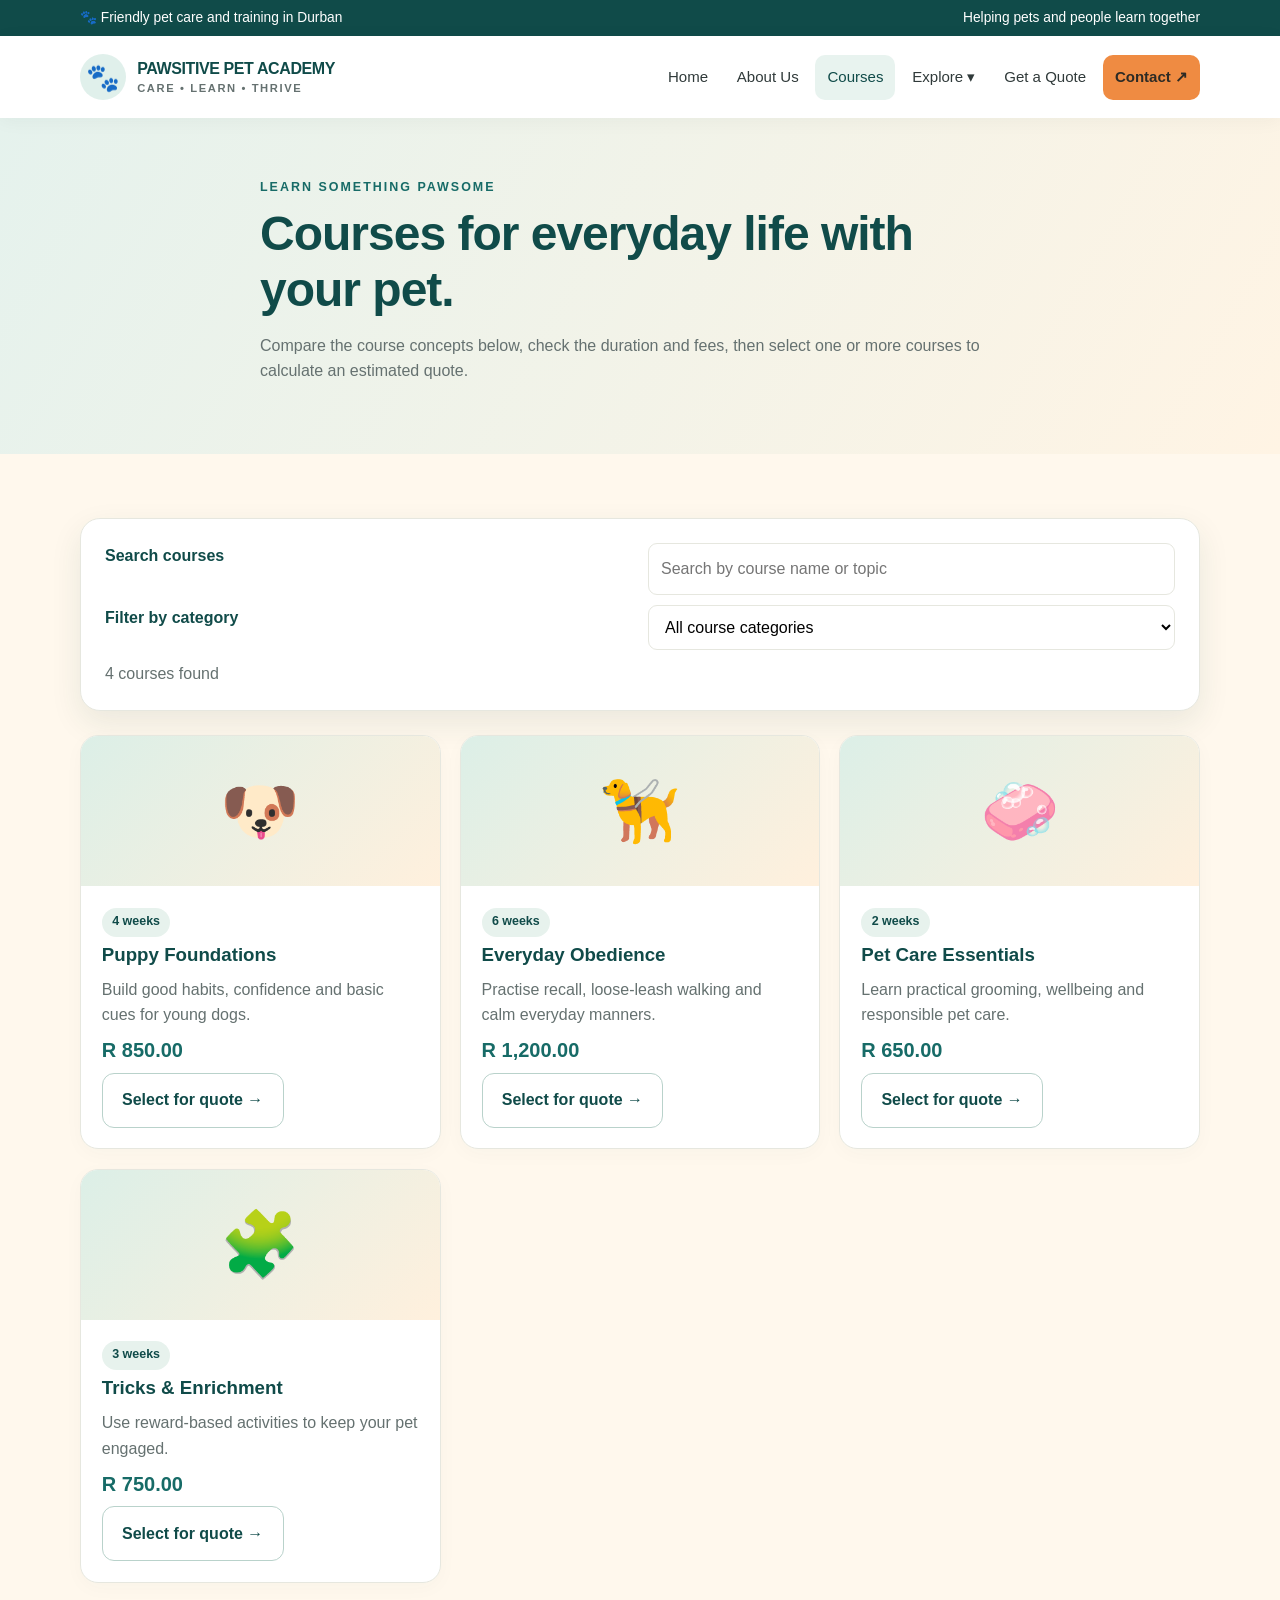
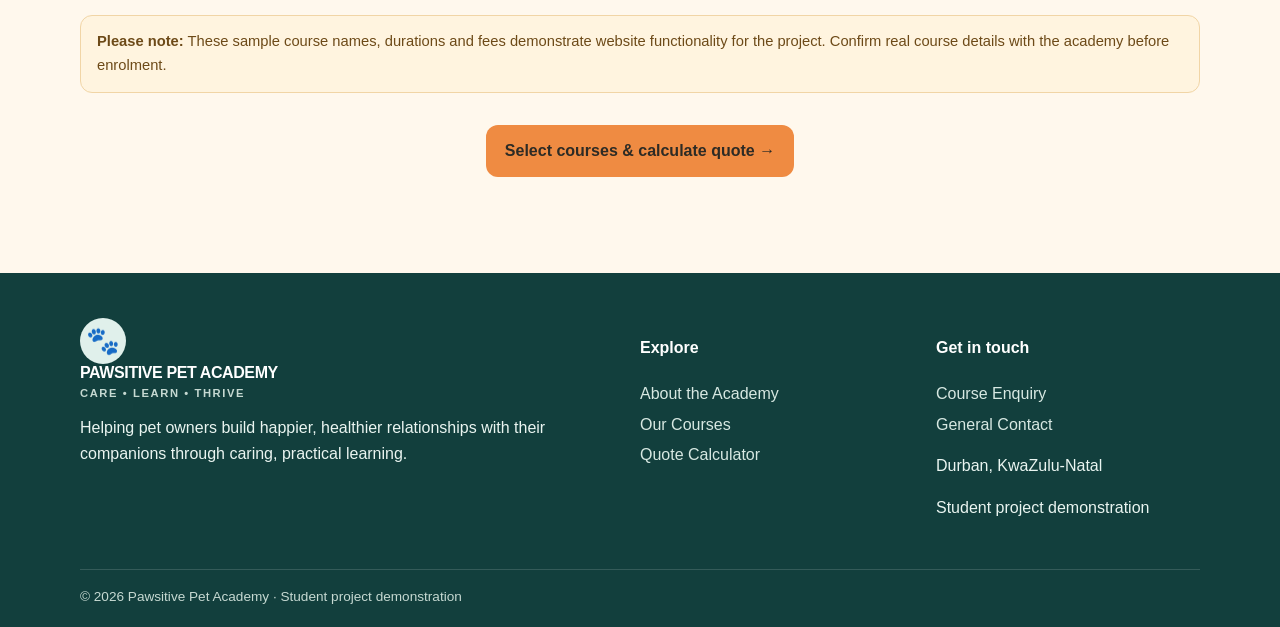
<file: courses.html>
<!doctype html><html lang="en"><head><meta charset="utf-8"><meta name="viewport" content="width=device-width,initial-scale=1"><meta name="description" content="Compare sample pet care and dog training course options, durations and fees at Pawsitive Pet Academy in Durban."><title>Pet Care & Training Courses in Durban | Pawsitive Pet Academy</title><link rel="canonical" href="https://YOUR-DEPLOYED-DOMAIN.example/courses.html"><meta name="keywords" content="pet care courses Durban, dog training Durban, puppy training, responsible pet ownership, Pawsitive Pet Academy"><meta name="robots" content="index,follow"><link rel="stylesheet" href="style.css"><script src="script.js" defer></script></head><body><div id="site-header"></div><main><section class="page-hero"><div class="container page-heading"><span class="eyebrow">Learn something pawsome</span><h1>Courses for everyday life with your pet.</h1><p>Compare the course concepts below, check the duration and fees, then select one or more courses to calculate an estimated quote.</p></div></section><section class="section"><div class="container"><div class="course-tools panel">
<label for="course-search">Search courses</label><input id="course-search" type="search" placeholder="Search by course name or topic">
<label for="course-category">Filter by category</label><select id="course-category"><option value="all">All course categories</option><option value="training">Training</option><option value="care">Pet care</option><option value="enrichment">Enrichment</option></select>
<p id="course-count" class="muted" aria-live="polite"></p></div><div class="grid-3" data-course-cards></div><p id="course-empty" class="notice" hidden>No courses match your search. Try a different keyword or category.</p><div class="notice mt-2"><strong>Please note:</strong> These sample course names, durations and fees demonstrate website functionality for the project. Confirm real course details with the academy before enrolment.</div><div class="center mt-2"><a class="btn btn-primary" href="quote.html">Select courses & calculate quote →</a></div></div></section></main><div id="site-footer"></div></body></html>
</file>
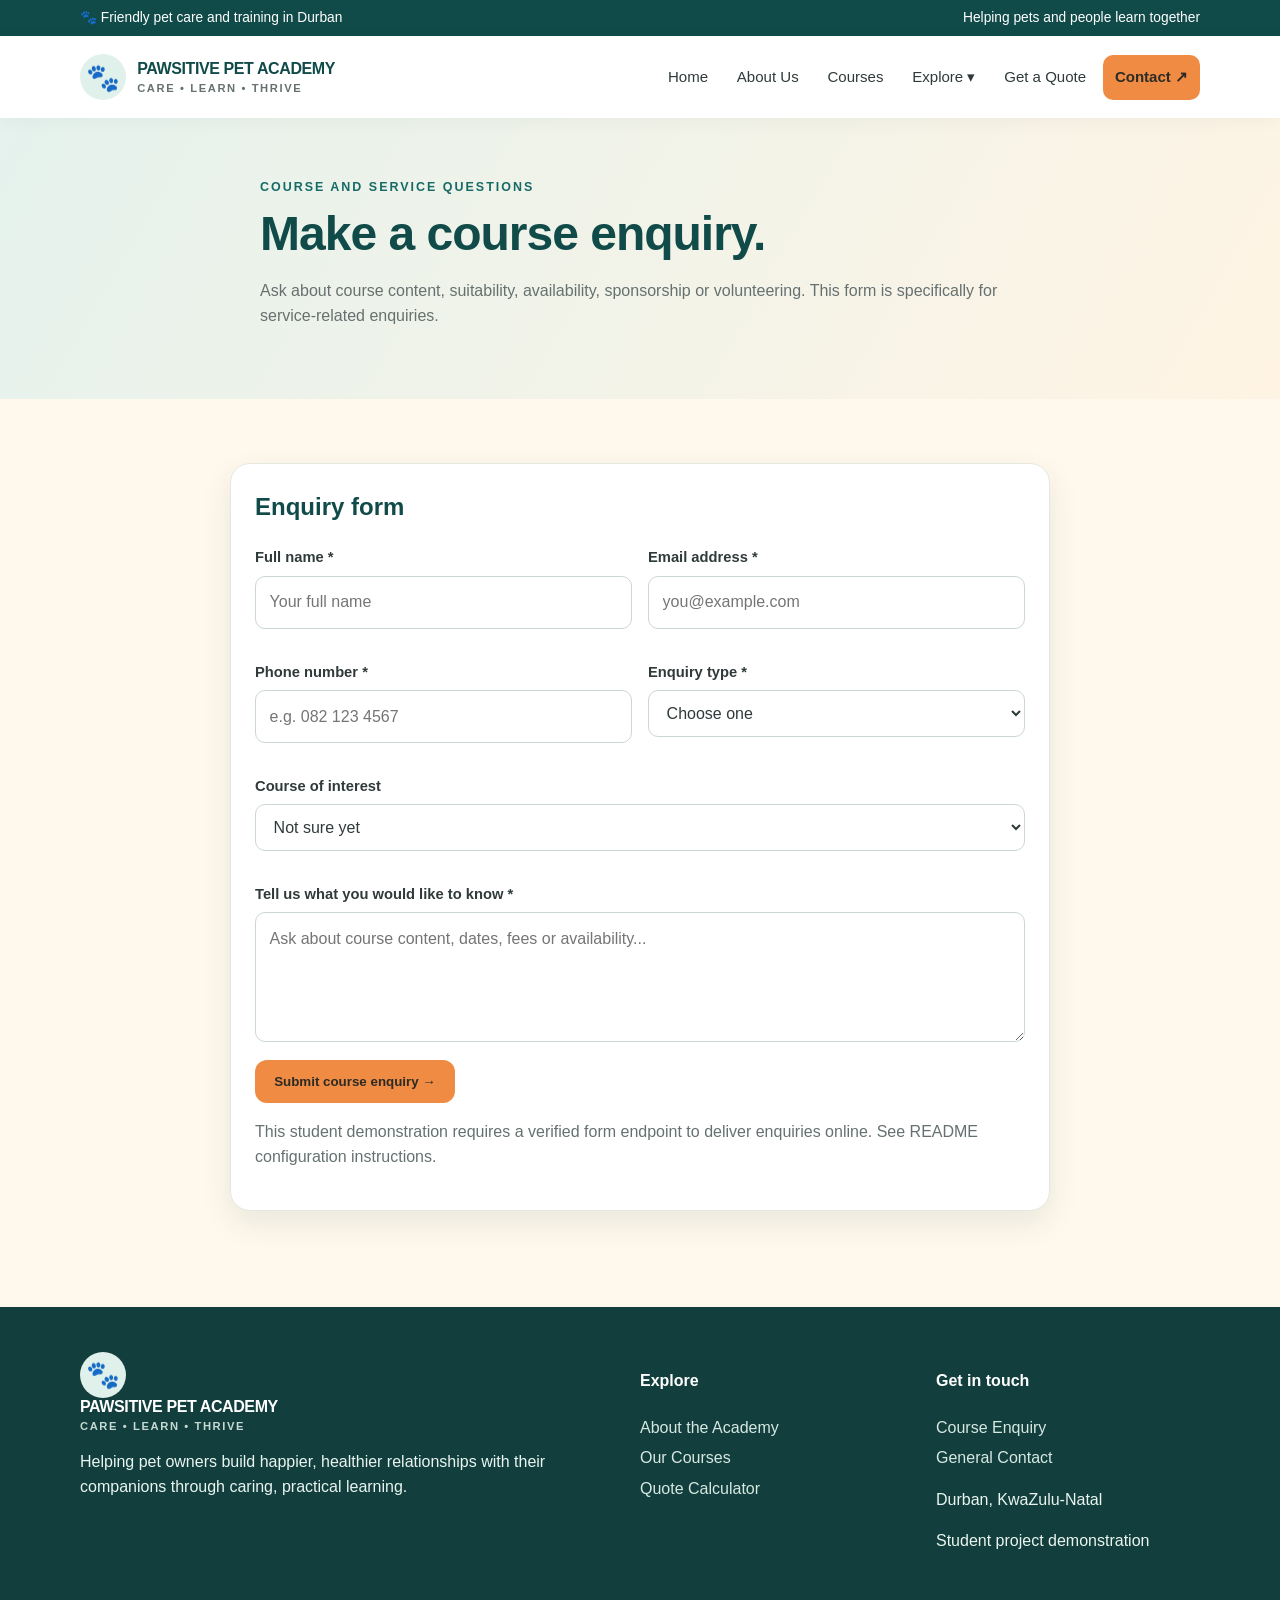
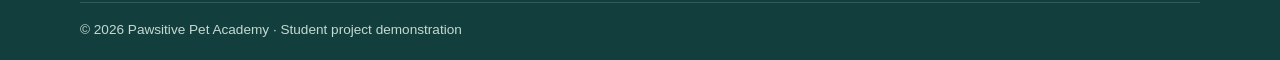
<file: enquiry.html>
<!doctype html>
<html lang="en"><head><meta charset="utf-8"><meta name="viewport" content="width=device-width,initial-scale=1"><meta name="description" content="Ask Pawsitive Pet Academy about pet care courses, training services, availability and enrolment in Durban."><meta name="keywords" content="pet course enquiry Durban, dog training enquiry, pet care course availability, Pawsitive Pet Academy"><meta name="robots" content="index,follow"><link rel="canonical" href="https://YOUR-DEPLOYED-DOMAIN.example/enquiry.html"><title>Course & Service Enquiry | Pawsitive Pet Academy</title><link rel="stylesheet" href="style.css"><script src="script.js" defer></script></head>
<body><div id="site-header"></div><main><section class="page-hero"><div class="container page-heading"><span class="eyebrow">Course and service questions</span><h1>Make a course enquiry.</h1><p>Ask about course content, suitability, availability, sponsorship or volunteering. This form is specifically for service-related enquiries.</p></div></section><section class="section"><div class="container narrow"><div class="panel"><h2>Enquiry form</h2><form id="enquiry-form" data-validated-form data-feedback-prefix="enquiry" data-endpoint="https://formspree.io/f/REPLACE_WITH_ENQUIRY-FORM_ID" action="https://formspree.io/f/REPLACE_WITH_ENQUIRY-FORM_ID" method="post"><div class="form-grid"><div class="field"><label for="enquiry-name">Full name *</label><input id="enquiry-name" name="name" autocomplete="name" required minlength="2" maxlength="80" placeholder="Your full name"></div><div class="field"><label for="enquiry-email">Email address *</label><input id="enquiry-email" name="email" type="email" autocomplete="email" required maxlength="120" placeholder="you@example.com"></div><div class="field"><label for="enquiry-phone">Phone number *</label><input id="enquiry-phone" name="phone" type="tel" required pattern="[+0-9 ()-]{7,20}" title="Enter 7 to 20 characters using digits, spaces, +, brackets or hyphens." placeholder="e.g. 082 123 4567"></div><div class="field"><label for="enquiry-type">Enquiry type *</label><select id="enquiry-type" name="enquiry_type" required><option value="">Choose one</option><option>Course information</option><option>Course availability</option><option>Enrolment requirements</option><option>Volunteer opportunity</option><option>Sponsorship</option><option>Other service enquiry</option></select></div><div class="field full"><label for="enquiry-course">Course of interest</label><select id="enquiry-course" name="course"><option>Not sure yet</option><option>Puppy Foundations</option><option>Everyday Obedience</option><option>Pet Care Essentials</option><option>Tricks & Enrichment</option></select></div><div class="field full"><label for="enquiry-message">Tell us what you would like to know *</label><textarea id="enquiry-message" name="message" required minlength="10" maxlength="1500" placeholder="Ask about course content, dates, fees or availability..."></textarea></div></div><p id="enquiry-error" class="error" role="alert"></p><div id="enquiry-success" aria-live="polite"></div><button class="btn btn-primary" type="submit">Submit course enquiry →</button></form><p class="muted">This student demonstration requires a verified form endpoint to deliver enquiries online. See README configuration instructions.</p></div></div></section></main><div id="site-footer"></div></body></html>
</file>
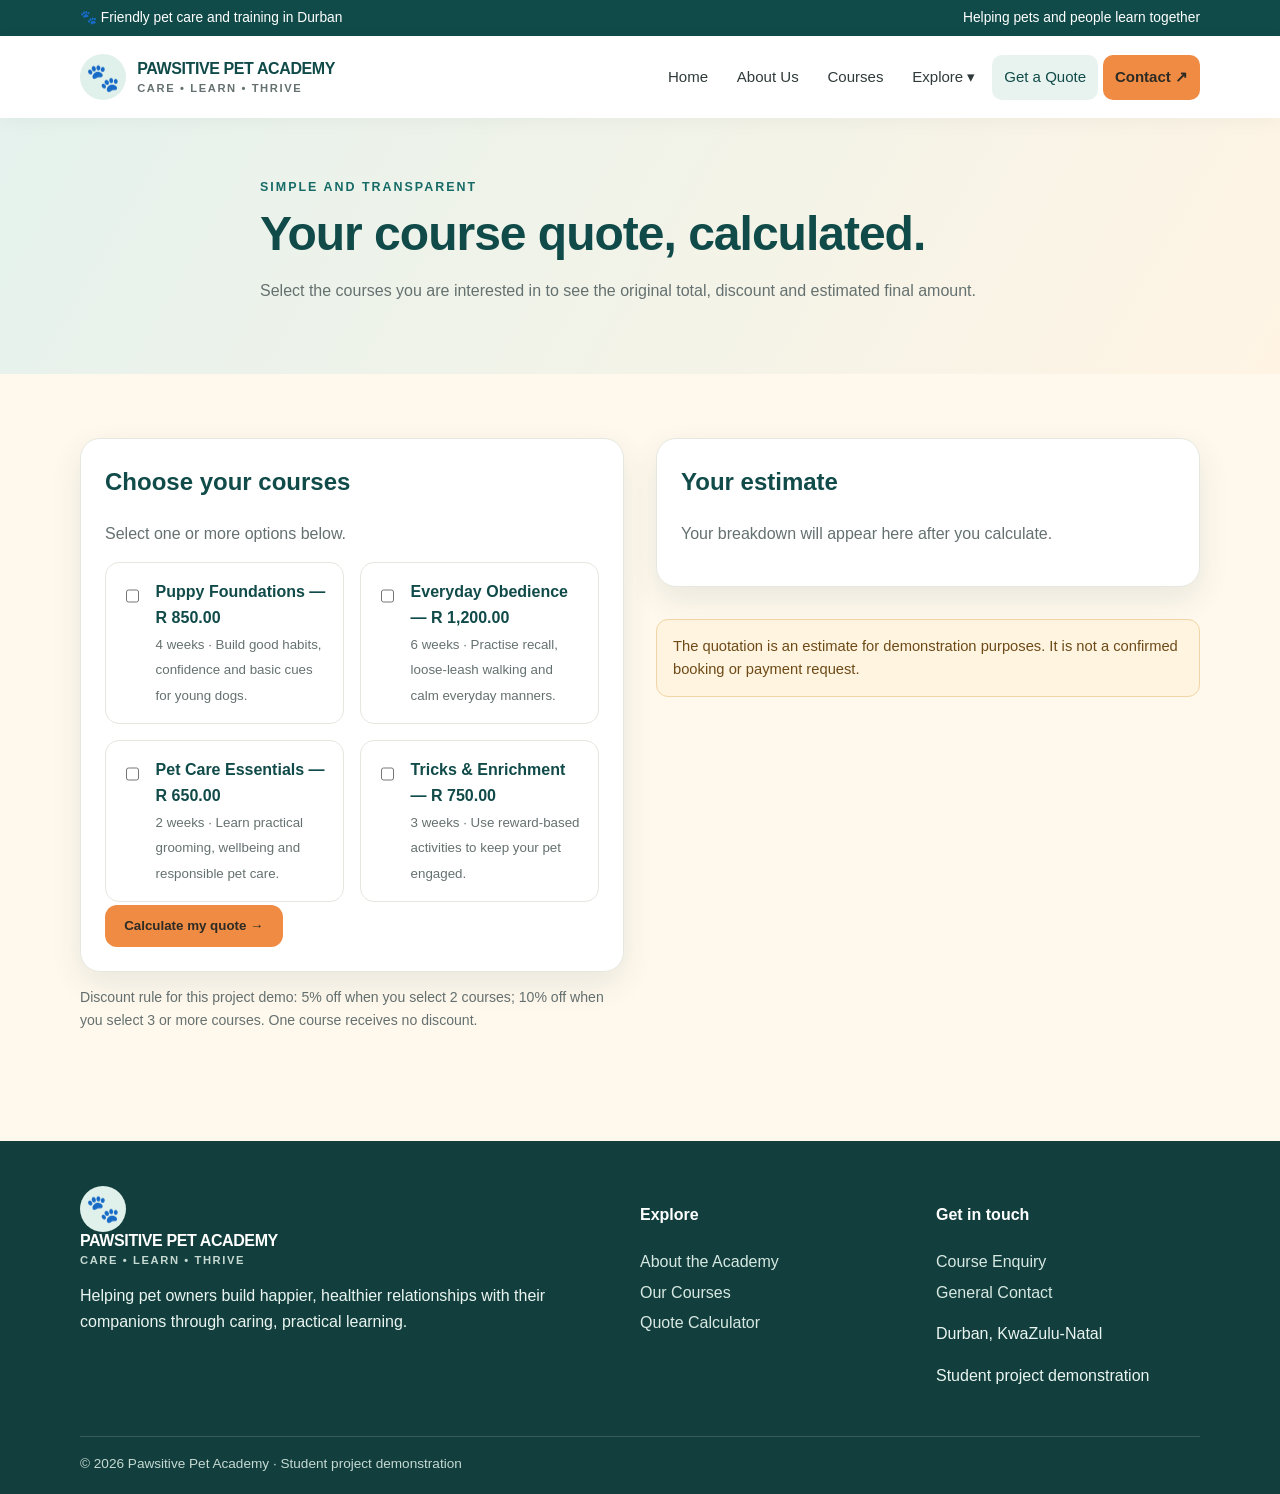
<file: quote.html>
<!doctype html><html lang="en"><head><meta charset="utf-8"><meta name="viewport" content="width=device-width,initial-scale=1"><meta name="description" content="Select pet care and training courses and calculate an estimated course quotation with multi-course discounts."><title>Course Quote Calculator | Pawsitive Pet Academy Durban</title><link rel="canonical" href="https://YOUR-DEPLOYED-DOMAIN.example/quote.html"><meta name="keywords" content="pet care courses Durban, dog training Durban, puppy training, responsible pet ownership, Pawsitive Pet Academy"><meta name="robots" content="index,follow"><link rel="stylesheet" href="style.css"><script src="script.js" defer></script></head><body><div id="site-header"></div><main><section class="page-hero"><div class="container page-heading"><span class="eyebrow">Simple and transparent</span><h1>Your course quote, calculated.</h1><p>Select the courses you are interested in to see the original total, discount and estimated final amount.</p></div></section><section class="section"><div class="container content-grid" style="align-items:start"><div><form id="quote-form" class="panel"><h2>Choose your courses</h2><p class="muted">Select one or more options below.</p><div class="course-list" data-courses></div><p id="quote-error" class="error" role="alert"></p><button class="btn btn-primary" type="submit">Calculate my quote →</button></form><p class="muted" style="font-size:.88rem">Discount rule for this project demo: 5% off when you select 2 courses; 10% off when you select 3 or more courses. One course receives no discount.</p></div><div><div class="panel"><h2>Your estimate</h2><p class="muted">Your breakdown will appear here after you calculate.</p><div id="quote-result" aria-live="polite"></div></div><div class="notice mt-2">The quotation is an estimate for demonstration purposes. It is not a confirmed booking or payment request.</div></div></div></section></main><div id="site-footer"></div></body></html>
</file>
<file: style.css>
:root{--teal:#176b67;--teal-dark:#104b49;--orange:#ef8b42;--cream:#fff8ed;--charcoal:#303a3a;--muted:#657170;--white:#fff;--line:#e6e7df;--shadow:0 12px 32px rgba(22,61,58,.09)}*{box-sizing:border-box}html{scroll-behavior:smooth}body{margin:0;background:var(--cream);color:var(--charcoal);font-family:Arial,Helvetica,sans-serif;line-height:1.6}a{color:inherit}img{max-width:100%;display:block}.container{width:min(1120px,92%);margin:auto}.topbar{background:var(--teal-dark);color:#fff;font-size:.86rem;padding:.45rem 0}.topbar .container{display:flex;justify-content:space-between;gap:1rem;flex-wrap:wrap}.site-header{background:#fff;position:sticky;top:0;z-index:20;box-shadow:0 3px 18px #102c2b0b}.nav-wrap{display:flex;align-items:center;justify-content:space-between;gap:1.2rem;min-height:82px}.brand{display:flex;align-items:center;gap:.7rem;text-decoration:none;color:var(--teal-dark);font-weight:800;letter-spacing:-.4px;line-height:1.15}.brand-mark{width:46px;height:46px;border-radius:50%;display:grid;place-items:center;background:#e0f0eb;font-size:1.7rem}.brand small{display:block;color:var(--muted);font-size:.7rem;font-weight:600;letter-spacing:1.6px;margin-top:.25rem}.nav-links{display:flex;align-items:center;gap:.3rem}.nav-links a,.drop-toggle{border:0;background:none;text-decoration:none;padding:.65rem .75rem;border-radius:10px;font:inherit;font-size:.94rem;color:var(--charcoal);cursor:pointer}.nav-links a:hover,.drop-toggle:hover,.nav-links a.active{background:#e8f3ef;color:var(--teal-dark)}.dropdown{position:relative}.dropdown-menu{display:none;position:absolute;top:100%;left:0;background:#fff;min-width:190px;padding:.45rem;border-radius:14px;box-shadow:var(--shadow);border:1px solid var(--line)}.dropdown.open .dropdown-menu,.dropdown:focus-within .dropdown-menu{display:block}.dropdown-menu a{display:block}.nav-cta{background:var(--orange)!important;color:#2d2b25!important;font-weight:800!important}.menu-toggle{display:none;background:#e8f3ef;border:0;border-radius:10px;padding:.65rem .8rem;font-size:1.3rem}.hero{padding:4.5rem 0 4rem;background:linear-gradient(115deg,#e5f2ed 0%,#fff8ed 70%);overflow:hidden}.hero-grid{display:grid;grid-template-columns:1.03fr .97fr;gap:3rem;align-items:center}.eyebrow{color:var(--teal);font-size:.78rem;font-weight:800;letter-spacing:2px;text-transform:uppercase}.hero h1{font-size:clamp(2.5rem,5vw,4.7rem);line-height:1.06;letter-spacing:-2.5px;color:var(--teal-dark);margin:.7rem 0 1.2rem}.hero p{font-size:1.1rem;color:#52615f;max-width:590px}.hero-actions{display:flex;gap:.8rem;flex-wrap:wrap;margin-top:1.7rem}.btn{display:inline-flex;align-items:center;justify-content:center;gap:.5rem;border:0;border-radius:12px;padding:.85rem 1.2rem;text-decoration:none;font-weight:800;cursor:pointer;transition:transform .15s,box-shadow .15s}.btn:hover{transform:translateY(-2px);box-shadow:var(--shadow)}.btn-primary{background:var(--orange);color:#2d2b25}.btn-secondary{background:var(--teal);color:#fff}.btn-outline{border:1px solid #b9d2cb;background:transparent;color:var(--teal-dark)}.hero-art{position:relative;min-height:390px;border-radius:28px;overflow:hidden;background:#d7e9e0;box-shadow:var(--shadow)}.hero-art img{width:100%;height:390px;object-fit:cover}.image-note{position:absolute;bottom:18px;left:18px;right:18px;background:#ffffffed;padding:1rem 1.1rem;border-radius:16px;font-weight:700;color:var(--teal-dark)}.section{padding:4rem 0}.section-soft{background:#f1f6f0}.section-head{max-width:680px;margin:0 auto 2rem;text-align:center}.section-head h2,.page-heading h1{font-size:clamp(2rem,4vw,3rem);line-height:1.15;letter-spacing:-1px;color:var(--teal-dark);margin:.5rem 0}.section-head p,.page-heading p{color:var(--muted)}.grid-3{display:grid;grid-template-columns:repeat(3,1fr);gap:1.2rem}.card{background:#fff;border:1px solid var(--line);border-radius:18px;overflow:hidden;box-shadow:0 5px 20px #173f3c07}.card-body{padding:1.3rem}.card h3{color:var(--teal-dark);margin:.2rem 0 .45rem}.card p{color:var(--muted);margin:.4rem 0}.card .price{font-size:1.25rem;font-weight:800;color:var(--teal)}.course-icon{height:150px;display:grid;place-items:center;background:linear-gradient(135deg,#dcefe7,#fff0dd);font-size:4rem}.pill{display:inline-block;background:#e7f2ed;color:var(--teal-dark);font-size:.78rem;font-weight:800;padding:.28rem .65rem;border-radius:99px}.feature-row{display:grid;grid-template-columns:repeat(3,1fr);gap:1rem;margin-top:2rem}.feature{background:#fff;border-radius:16px;padding:1.25rem;border:1px solid var(--line)}.feature strong{display:block;color:var(--teal-dark);font-size:1.05rem}.feature span{font-size:1.7rem}.page-hero{padding:3.4rem 0;background:linear-gradient(120deg,#e5f2ed,#fff4e4)}.page-heading{max-width:760px}.content-grid{display:grid;grid-template-columns:1fr 1fr;gap:2rem;align-items:center}.panel{background:#fff;border:1px solid var(--line);border-radius:20px;padding:1.5rem;box-shadow:var(--shadow)}.panel h2,.panel h3{color:var(--teal-dark);margin-top:0}.form-grid{display:grid;grid-template-columns:1fr 1fr;gap:1rem}.field{display:flex;flex-direction:column;gap:.35rem;margin-bottom:1rem}.field.full{grid-column:1/-1}.field label{font-weight:700;font-size:.92rem}.field input,.field select,.field textarea{width:100%;border:1px solid #cbd7d2;background:#fff;border-radius:10px;padding:.8rem .85rem;font:inherit;color:var(--charcoal)}.field textarea{min-height:130px;resize:vertical}.field input:focus,.field select:focus,.field textarea:focus{outline:3px solid #bfe3d7;border-color:var(--teal)}.error{color:#a72c20;font-size:.86rem;margin:.15rem 0}.success{background:#e4f4e8;color:#1e6035;border:1px solid #b5dfc0;border-radius:12px;padding:.9rem 1rem;margin:1rem 0}.notice{background:#fff4df;border:1px solid #f1d5a6;border-radius:12px;padding:.9rem 1rem;color:#6d4a18;font-size:.92rem}.course-list{display:grid;grid-template-columns:repeat(2,1fr);gap:1rem}.course-option{display:flex;gap:.85rem;padding:1rem;border:1px solid var(--line);border-radius:14px;background:#fff;align-items:flex-start}.course-option input{margin-top:.45rem;accent-color:var(--teal);width:18px;height:18px}.course-option strong{display:block;color:var(--teal-dark)}.course-option small{color:var(--muted)}.table-wrap{overflow-x:auto;margin-top:1.2rem}table{width:100%;border-collapse:collapse;background:#fff;border-radius:12px;overflow:hidden}th,td{text-align:left;padding:.85rem;border-bottom:1px solid var(--line)}th{background:#e5f2ed;color:var(--teal-dark)}tfoot td{font-weight:800}.quote-total{display:grid;grid-template-columns:repeat(3,1fr);gap:.7rem;margin-top:1rem}.total-box{background:#f3f7f3;border-radius:12px;padding:1rem}.total-box span{display:block;font-size:.82rem;color:var(--muted)}.total-box strong{font-size:1.25rem;color:var(--teal-dark)}.contact-details{display:grid;gap:.8rem}.contact-item{padding:1rem;background:#f4f8f4;border-radius:12px}.contact-item strong{display:block;color:var(--teal-dark)}.map-placeholder{min-height:190px;border-radius:16px;background:linear-gradient(135deg,#dcefe7,#fff0dd);display:grid;place-items:center;text-align:center;padding:1rem;font-weight:700;color:var(--teal-dark)}.cta-band{background:var(--teal-dark);color:#fff;padding:2.3rem;border-radius:22px;display:flex;justify-content:space-between;align-items:center;gap:1.5rem}.cta-band h2{margin:0 0 .4rem;font-size:clamp(1.6rem,3vw,2.2rem)}.cta-band p{margin:0;color:#d9e9e4}.site-footer{background:#123f3d;color:#eaf5f1;padding:2.5rem 0 1.2rem;margin-top:2rem}.footer-grid{display:grid;grid-template-columns:2fr 1fr 1fr;gap:2rem}.site-footer h3,.site-footer h4{color:#fff}.site-footer a{display:block;text-decoration:none;color:#d7e8e2;margin:.3rem 0}.site-footer a:hover{text-decoration:underline}.copyright{border-top:1px solid #ffffff25;margin-top:2rem;padding-top:1rem;font-size:.85rem;color:#c6d9d2}.muted{color:var(--muted)}.center{text-align:center}.mt-2{margin-top:2rem}.mb-0{margin-bottom:0}.sr-only{position:absolute;width:1px;height:1px;padding:0;margin:-1px;overflow:hidden;clip:rect(0,0,0,0);white-space:nowrap;border:0}
@media(max-width:900px){.menu-toggle{display:block}.nav-wrap{position:relative;min-height:72px}.nav-links{display:none;position:absolute;top:100%;left:0;right:0;background:#fff;padding:1rem;box-shadow:var(--shadow);border-radius:0 0 16px 16px;align-items:stretch;flex-direction:column}.nav-links.open{display:flex}.nav-links a,.drop-toggle{text-align:left;width:100%;display:block}.dropdown-menu{position:static;box-shadow:none;border:0;padding-left:1rem}.hero-grid,.content-grid{grid-template-columns:1fr}.hero{padding:3rem 0}.hero-art,.hero-art img{height:320px;min-height:320px}.grid-3{grid-template-columns:repeat(2,1fr)}.footer-grid{grid-template-columns:1fr 1fr}.footer-grid>div:first-child{grid-column:1/-1}}
@media(max-width:600px){.topbar .container{justify-content:center;text-align:center}.hero h1{letter-spacing:-1.5px}.grid-3,.feature-row,.course-list,.form-grid,.quote-total,.footer-grid{grid-template-columns:1fr}.footer-grid>div:first-child{grid-column:auto}.section{padding:3rem 0}.page-hero{padding:2.5rem 0}.cta-band{align-items:flex-start;flex-direction:column;padding:1.5rem}.hero-art,.hero-art img{height:270px;min-height:270px}.table-wrap{font-size:.9rem}}

/* Part 3 enhancements: course search, FAQ accordion, lightbox gallery, map and motion. */
.course-tools{display:grid;grid-template-columns:1fr 1fr;gap:.65rem 1rem;margin-bottom:1.5rem}
.course-tools label{font-weight:700;color:var(--teal-dark)}
.course-tools input,.course-tools select{width:100%;padding:.75rem;border:1px solid var(--line);border-radius:9px;font:inherit;background:#fff}
.course-tools #course-count{grid-column:1/-1;margin:0}
.faq-list{max-width:850px;margin:auto;display:grid;gap:.8rem}
.faq-item{background:#fff;border:1px solid var(--line);border-radius:12px;padding:1rem 1.2rem;box-shadow:var(--shadow)}
.faq-item summary{font-weight:750;color:var(--teal-dark);cursor:pointer}
.faq-item p{margin:.75rem 0 0;color:var(--muted)}
.pet-gallery{display:grid;grid-template-columns:repeat(3,1fr);gap:1rem}
.gallery-item{border:1px solid var(--line);border-radius:16px;background:#e8f3ef;min-height:170px;display:grid;place-content:center;gap:.4rem;cursor:pointer;color:var(--charcoal);transition:transform .2s,box-shadow .2s}
.gallery-item:hover{transform:translateY(-4px);box-shadow:var(--shadow)}
.gallery-item span{font-size:3.7rem}.gallery-modal{position:fixed;inset:0;background:rgba(20,35,34,.92);z-index:1000;display:grid;place-items:center;color:white}
.gallery-modal[hidden]{display:none}.gallery-modal #gallery-preview{font-size:clamp(7rem,25vw,14rem)}
.gallery-modal #gallery-close{position:absolute;right:2rem;top:1rem;background:none;border:0;color:white;font-size:3rem;cursor:pointer}
.academy-map{height:300px;border-radius:14px;overflow:hidden;background:#e7efeb}
.hero-art,.card,.panel{animation:fade-up .55s ease both}
@keyframes fade-up{from{opacity:0;transform:translateY(10px)}to{opacity:1;transform:translateY(0)}}
@media(max-width:650px){.course-tools{grid-template-columns:1fr}.course-tools #course-count{grid-column:auto}.pet-gallery{grid-template-columns:1fr 1fr}}

/* Part 3 gallery and form accessibility improvements */
.gallery-item img{display:block;width:100%;height:190px;object-fit:cover;border-radius:14px 14px 0 0}.gallery-item{overflow:hidden}.gallery-modal img{display:block;max-width:min(90vw,900px);max-height:80vh;width:auto;height:auto;margin:2rem auto;border-radius:16px;box-shadow:0 12px 40px #0005}.narrow{max-width:820px;margin-inline:auto}.field input:focus,.field select:focus,.field textarea:focus{outline:3px solid #f2a45e;outline-offset:2px}button:disabled{opacity:.65;cursor:wait}
</file>
